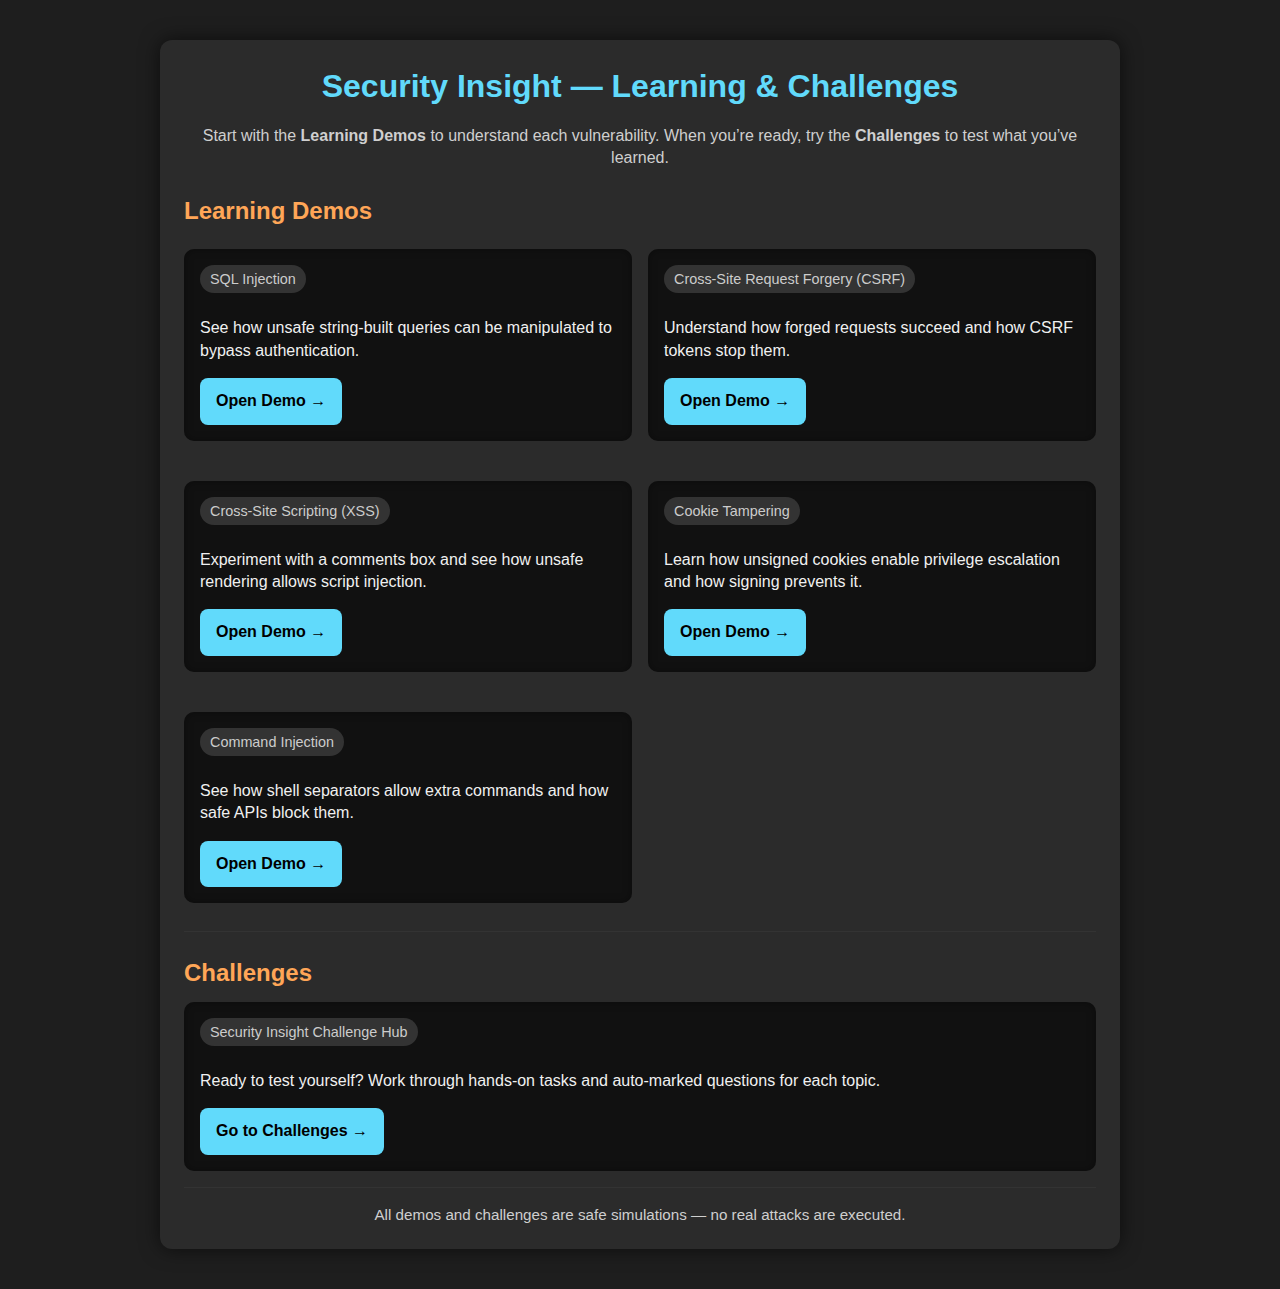
<file: index.html>
<!DOCTYPE html>
<html lang="en">
<head>
  <meta charset="UTF-8" />
  <title>Security Insight — Learning & Challenges</title>
  <meta name="viewport" content="width=device-width, initial-scale=1" />
  <!-- Shared style from this repo -->
  <link rel="stylesheet" href="./shared/challenge-style.css" />
</head>

<body>
  <div class="container">
    <div class="header">
      <h1>Security Insight — Learning & Challenges</h1>
      <p class="lead">
        Start with the <strong>Learning Demos</strong> to understand each vulnerability.  
        When you’re ready, try the <strong>Challenges</strong> to test what you’ve learned.
      </p>
    </div>

    <!-- Learning Demos -->
    <h2 class="section">Learning Demos</h2>
    <div class="grid-2">

      <div class="card">
        <div class="card-title">SQL Injection</div>
        <p>See how unsafe string‑built queries can be manipulated to bypass authentication.</p>
        <div class="btn-row">
          <a class="btn btn-primary" href="https://rwilson-gcc.github.io/cyber-examples/SQL-Injection-Example.html" target="_blank" rel="noopener">Open Demo →</a>
        </div>
      </div>

      <div class="card">
        <div class="card-title">Cross‑Site Request Forgery (CSRF)</div>
        <p>Understand how forged requests succeed and how CSRF tokens stop them.</p>
        <div class="btn-row">
          <a class="btn btn-primary" href="https://rwilson-gcc.github.io/cyber-examples/csfr-demo.html" target="_blank" rel="noopener">Open Demo →</a>
        </div>
      </div>

      <div class="card">
        <div class="card-title">Cross‑Site Scripting (XSS)</div>
        <p>Experiment with a comments box and see how unsafe rendering allows script injection.</p>
        <div class="btn-row">
          <a class="btn btn-primary" href="https://rwilson-gcc.github.io/cyber-examples/xss-demo.html" target="_blank" rel="noopener">Open Demo →</a>
        </div>
      </div>

      <div class="card">
        <div class="card-title">Cookie Tampering</div>
        <p>Learn how unsigned cookies enable privilege escalation and how signing prevents it.</p>
        <div class="btn-row">
          <a class="btn btn-primary" href="https://rwilson-gcc.github.io/cyber-examples/cookie-tampering-demo.html" target="_blank" rel="noopener">Open Demo →</a>
        </div>
      </div>

      <div class="card">
        <div class="card-title">Command Injection</div>
        <p>See how shell separators allow extra commands and how safe APIs block them.</p>
        <div class="btn-row">
          <a class="btn btn-primary" href="https://rwilson-gcc.github.io/cyber-examples/command-injection-demo.html" target="_blank" rel="noopener">Open Demo →</a>
        </div>
      </div>

    </div>

    <hr />

    <!-- Challenges -->
    <h2 class="section">Challenges</h2>
    <div class="card">
      <div class="card-title">Security Insight Challenge Hub</div>
      <p>Ready to test yourself? Work through hands‑on tasks and auto‑marked questions for each topic.</p>
      <div class="btn-row">
        <a class="btn btn-primary" href="https://rwilson-gcc.github.io/cyber-challenge/challenges/index.html">Go to Challenges →</a>
      </div>
    </div>

    <hr />

    <div class="center">
      <p class="note mb-0">All demos and challenges are safe simulations — no real attacks are executed.</p>
    </div>
  </div>
</body>
</html>
</file>
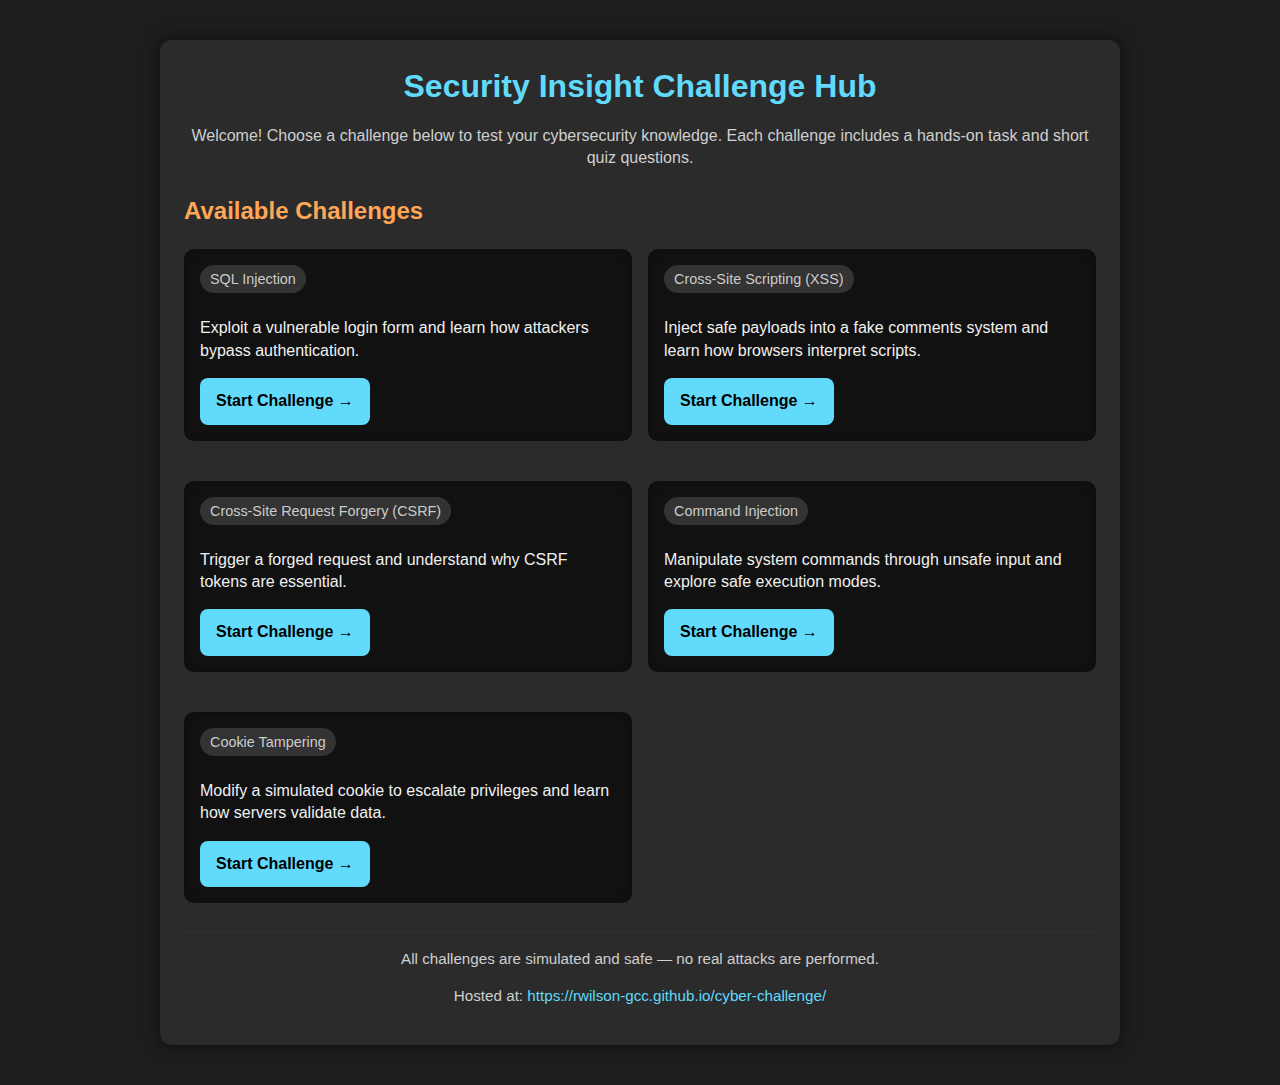
<file: challenges/index.html>
<!DOCTYPE html>
<html lang="en">
<head>
<meta charset="UTF-8">
<title>Security Insight Challenge Hub</title>
<link rel="stylesheet" href="../shared/challenge-style.css">
</head>

<body>

<div class="container">

    <div class="header">
        <h1>Security Insight Challenge Hub</h1>
        <p class="lead">Welcome! Choose a challenge below to test your cybersecurity knowledge.  
           Each challenge includes a hands‑on task and short quiz questions.</p>
    </div>

    <h2 class="section">Available Challenges</h2>

    <div class="grid-2">

        <!-- SQL Injection -->
        <div class="card">
            <div class="card-title">SQL Injection</div>
            <p>Exploit a vulnerable login form and learn how attackers bypass authentication.</p>
            <div class="btn-row">
                <a class="btn btn-primary" href="sql/challenge.html">Start Challenge →</a>
            </div>
        </div>

        <!-- XSS -->
        <div class="card">
            <div class="card-title">Cross‑Site Scripting (XSS)</div>
            <p>Inject safe payloads into a fake comments system and learn how browsers interpret scripts.</p>
            <div class="btn-row">
                <a class="btn btn-primary" href="xss/challenge.html">Start Challenge →</a>
            </div>
        </div>

        <!-- CSRF -->
        <div class="card">
            <div class="card-title">Cross‑Site Request Forgery (CSRF)</div>
            <p>Trigger a forged request and understand why CSRF tokens are essential.</p>
            <div class="btn-row">
                <a class="btn btn-primary" href="csrf/challenge.html">Start Challenge →</a>
            </div>
        </div>

        <!-- Command Injection -->
        <div class="card">
            <div class="card-title">Command Injection</div>
            <p>Manipulate system commands through unsafe input and explore safe execution modes.</p>
            <div class="btn-row">
                <a class="btn btn-primary" href="command/challenge.html">Start Challenge →</a>
            </div>
        </div>

        <!-- Cookie Tampering -->
        <div class="card">
            <div class="card-title">Cookie Tampering</div>
            <p>Modify a simulated cookie to escalate privileges and learn how servers validate data.</p>
            <div class="btn-row">
                <a class="btn btn-primary" href="cookie/challenge.html">Start Challenge →</a>
            </div>
        </div>

    </div>

    <hr>

    <div class="center">
        <p class="note">All challenges are simulated and safe — no real attacks are performed.</p>
        <p class="note">Hosted at: <a href="https://rwilson-gcc.github.io/cyber-challenge/">https://rwilson-gcc.github.io/cyber-challenge/</a></p>
    </div>

</div>

</body>
</html>
</file>
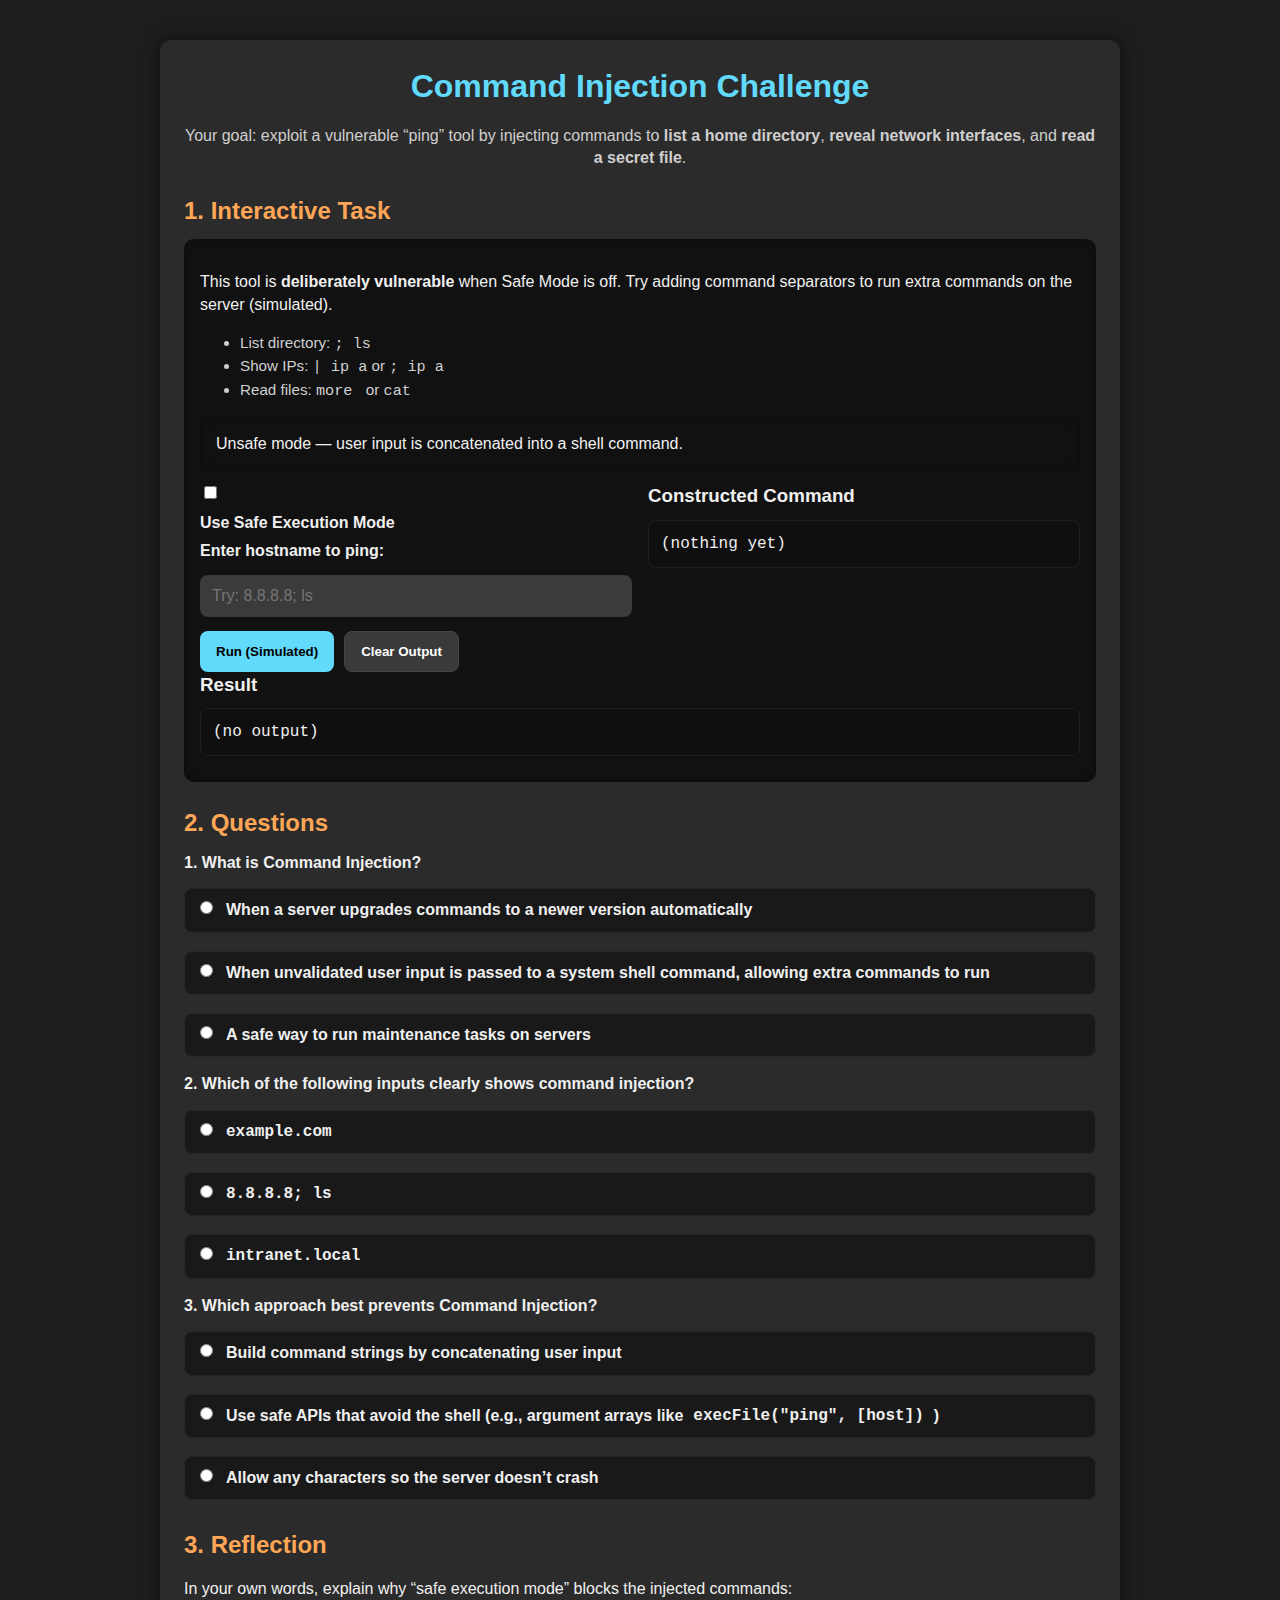
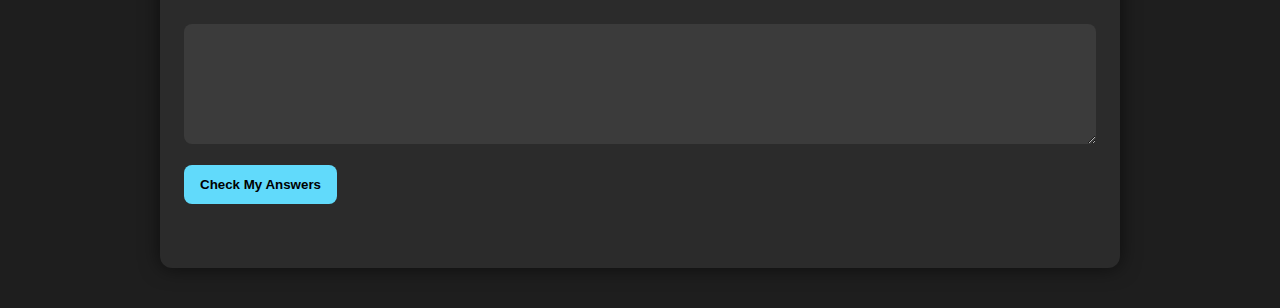
<file: challenges/command/challenge.html>
<!DOCTYPE html>
<html lang="en">
<head>
<meta charset="UTF-8">
<title>Command Injection Challenge</title>
<link rel="stylesheet" href="../../shared/challenge-style.css">
<meta name="viewport" content="width=device-width, initial-scale=1">
</head>

<body>

<div class="container">

  <div class="header">
    <h1>Command Injection Challenge</h1>
    <p class="lead">
      Your goal: exploit a vulnerable “ping” tool by injecting commands to
      <strong>list a home directory</strong>, <strong>reveal network interfaces</strong>, and
      <strong>read a secret file</strong>.
    </p>
  </div>

  <!-- 1) INTERACTIVE TASK ---------------------------------------------------->
  <h2 class="section">1. Interactive Task</h2>

  <div class="panel">
    <p>
      This tool is <strong>deliberately vulnerable</strong> when Safe Mode is off. Try adding command
      separators to run extra commands on the server (simulated).
    </p>
    <ul class="info">
      <li>List directory: <code>; ls</code></li>
      <li>Show IPs: <code>| ip a</code> or <code>; ip a</code></li>
      <li>Read files: <code>more </code> or <code>cat</code></li>
    </ul>

    <div id="modeInfo" class="panel" style="margin-top:10px;">
      Unsafe mode — user input is concatenated into a shell command.
    </div>

    <div class="grid-2">
      <div>
        <div class="checkbox-row">
          <input type="checkbox" id="safeMode">
          <label for="safeMode">Use Safe Execution Mode</label>
        </div>

        <label for="host">Enter hostname to ping:</label>
        <input type="text" id="host" placeholder="Try: 8.8.8.8; ls">
        <div class="btn-row">
          <button class="btn btn-primary" onclick="runCommand()">Run (Simulated)</button>
          <button class="btn btn-secondary" onclick="clearOutput()">Clear Output</button>
        </div>
      </div>

      <div>
        <h3 class="section">Constructed Command</h3>
        <pre id="cmd" class="code">(nothing yet)</pre>
      </div>
    </div>

    <h3 class="section">Result</h3>
    <pre id="result" class="code">(no output)</pre>
  </div>

  <!-- 2) QUESTIONS ----------------------------------------------------------->
  <h2 class="section">2. Questions</h2>

  <div class="quiz">

    <div class="question">
      1. What is Command Injection?
    </div>
    <div class="options">
      <label class="option">
        <input type="radio" name="q1" value="a">
        When a server upgrades commands to a newer version automatically
      </label>
      <label class="option">
        <input type="radio" name="q1" value="b">
        When unvalidated user input is passed to a system shell command, allowing extra commands to run
      </label>
      <label class="option">
        <input type="radio" name="q1" value="c">
        A safe way to run maintenance tasks on servers
      </label>
    </div>

    <div class="question">
      2. Which of the following inputs clearly shows command injection?
    </div>
    <div class="options">
      <label class="option">
        <input type="radio" name="q2" value="a">
        <code>example.com</code>
      </label>
      <label class="option">
        <input type="radio" name="q2" value="b">
        <code>8.8.8.8; ls</code>
      </label>
      <label class="option">
        <input type="radio" name="q2" value="c">
        <code>intranet.local</code>
      </label>
    </div>

    <div class="question">
      3. Which approach best prevents Command Injection?
    </div>
    <div class="options">
      <label class="option">
        <input type="radio" name="q3" value="a">
        Build command strings by concatenating user input
      </label>
      <label class="option">
        <input type="radio" name="q3" value="b">
        Use safe APIs that avoid the shell (e.g., argument arrays like <code>execFile("ping", [host])</code>)
      </label>
      <label class="option">
        <input type="radio" name="q3" value="c">
        Allow any characters so the server doesn’t crash
      </label>
    </div>

  </div>

  <!-- 3) REFLECTION ---------------------------------------------------------->
  <h2 class="section">3. Reflection</h2>
  <p>In your own words, explain why “safe execution mode” blocks the injected commands:</p>
  <textarea id="reflection"></textarea>

  <div class="btn-row">
    <button class="btn btn-primary" onclick="submitCommandAnswers()">Check My Answers</button>
  </div>

  <div id="score" class="result" style="margin-top:16px;"></div>

  <div id="modelAnswers" class="panel" style="display:none; margin-top:16px;">
    <h3 class="section">Model Answers</h3>
    <p><strong>1.</strong> Command Injection occurs when untrusted input is passed to a system shell command, letting attackers run extra commands.</p>
    <p><strong>2.</strong> <code>8.8.8.8; ls</code></p>
    <p><strong>3.</strong> Use safe APIs that do not invoke the shell (argument arrays, e.g., <code>execFile</code> / <code>subprocess.run([...])</code>).</p>
    <p><strong>Reflection example:</strong> Safe execution separates executable and arguments, preventing the shell from interpreting separators like <code>;</code>, <code>&amp;&amp;</code>, <code>|</code>, so injected commands never run.</p>
  </div>

</div>

<script src="logic.js"></script>
</body>
</html>
</file>
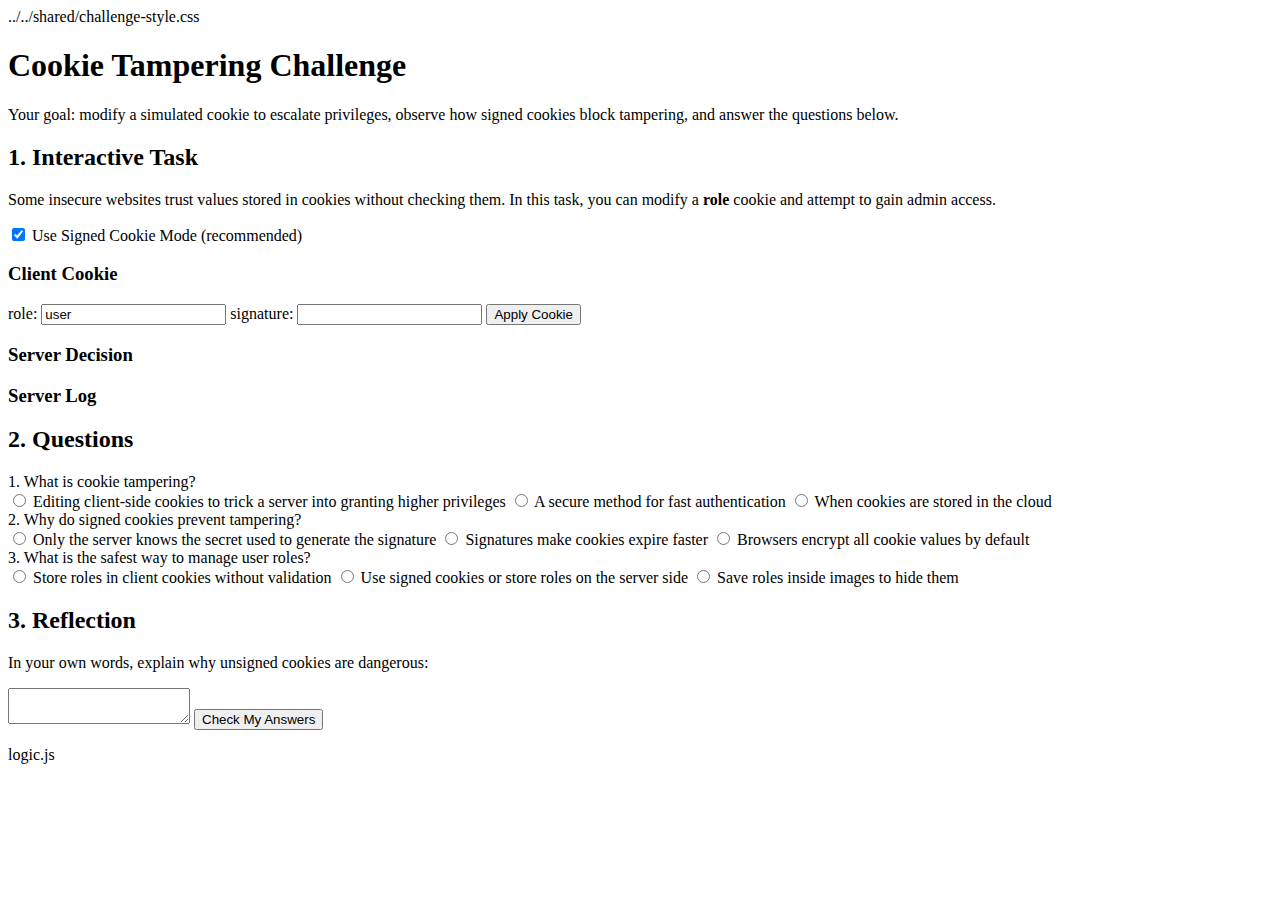
<file: challenges/cookie/challenge.html>
<!DOCTYPE html>
<html lang="en">
<head>
<meta charset="UTF-8">
<title>Cookie Tampering Challenge</title>
../../shared/challenge-style.css
<meta name="viewport" content="width=device-width, initial-scale=1">
</head>

<body>

<div class="container">

  <div class="header">
    <h1>Cookie Tampering Challenge</h1>
    <p class="lead">
      Your goal: modify a simulated cookie to escalate privileges, observe how signed cookies block tampering,
      and answer the questions below.
    </p>
  </div>

  <!-- 1) INTERACTIVE TASK ---------------------------------------------------->
  <h2 class="section">1. Interactive Task</h2>

  <p>
    Some insecure websites trust values stored in cookies without checking them.  
    In this task, you can modify a <strong>role</strong> cookie and attempt to gain admin access.
  </p>

  <div class="panel">

      <div class="checkbox-row">
          <input type="checkbox" id="signedMode" checked>
          <label for="signedMode">Use Signed Cookie Mode (recommended)</label>
      </div>

      <div id="modeInfo" class="info-box"></div>

      <h3 class="section">Client Cookie</h3>

      <label>role:</label>
      <input type="text" id="role" value="user" oninput="refreshSignature()">

      <label>signature:</label>
      <input type="text" id="sig" readonly>

      <button class="btn btn-primary" onclick="applyCookie()">Apply Cookie</button>

      <h3 class="section">Server Decision</h3>
      <div id="access" class="result" style="margin-top:12px;"></div>

      <h3 class="section">Server Log</h3>
      <pre id="log" class="code"></pre>

  </div>


  <!-- 2) MCQs --------------------------------------------------------------->
  <h2 class="section">2. Questions</h2>

  <div class="quiz">

      <div class="question">
          1. What is cookie tampering?
      </div>
      <div class="options">
          <label class="option">
              <input type="radio" name="q1" value="a">
              Editing client‑side cookies to trick a server into granting higher privileges
          </label>
          <label class="option">
              <input type="radio" name="q1" value="b">
              A secure method for fast authentication
          </label>
          <label class="option">
              <input type="radio" name="q1" value="c">
              When cookies are stored in the cloud
          </label>
      </div>

      <div class="question">
          2. Why do signed cookies prevent tampering?
      </div>
      <div class="options">
          <label class="option">
              <input type="radio" name="q2" value="a">
              Only the server knows the secret used to generate the signature
          </label>
          <label class="option">
              <input type="radio" name="q2" value="b">
              Signatures make cookies expire faster
          </label>
          <label class="option">
              <input type="radio" name="q2" value="c">
              Browsers encrypt all cookie values by default
          </label>
      </div>

      <div class="question">
          3. What is the safest way to manage user roles?
      </div>
      <div class="options">
          <label class="option">
              <input type="radio" name="q3" value="a">
              Store roles in client cookies without validation
          </label>
          <label class="option">
              <input type="radio" name="q3" value="b">
              Use signed cookies or store roles on the server side
          </label>
          <label class="option">
              <input type="radio" name="q3" value="c">
              Save roles inside images to hide them
          </label>
      </div>

  </div>

  <!-- 3) REFLECTION ---------------------------------------------------------->
  <h2 class="section">3. Reflection</h2>

  <p>In your own words, explain why unsigned cookies are dangerous:</p>
  <textarea id="reflection"></textarea>

  <button class="btn btn-primary" onclick="submitCookieAnswers()">Check My Answers</button>

  <div id="score" class="result" style="margin-top:16px;"></div>

  <div id="modelAnswers" class="panel" style="display:none; margin-top:16px;">
      <h3 class="section">Model Answers</h3>
      <p><strong>1.</strong> Cookie tampering is when attackers edit cookies to escalate privileges.</p>
      <p><strong>2.</strong> Signed cookies prevent tampering because attackers cannot forge the signature.</p>
      <p><strong>3.</strong> The safest method is to store roles server‑side or use signed cookies.</p>
      <p><strong>Reflection example:</strong> Unsigned cookies are dangerous because users can modify them in the browser, and insecure servers may trust them without verification.</p>
  </div>

</div>

logic.js</script>
</body>
</html>
</file>
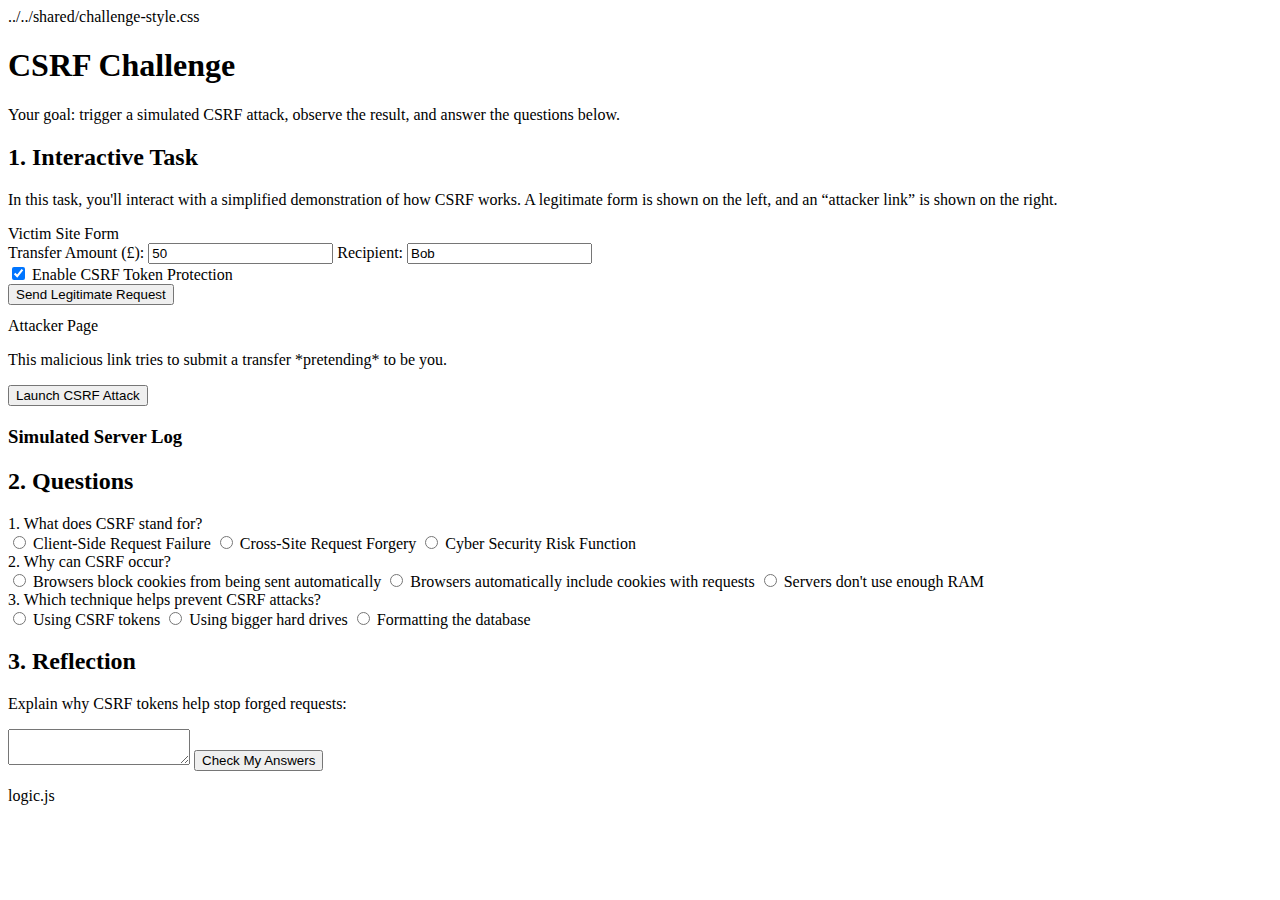
<file: challenges/csrf/challenge.html>
<!DOCTYPE html>
<html lang="en">
<head>
<meta charset="UTF-8">
<title>CSRF Challenge</title>
../../shared/challenge-style.css
</head>

<body>

<div class="container">

    <div class="header">
        <h1>CSRF Challenge</h1>
        <p class="lead">
            Your goal: trigger a simulated CSRF attack, observe the result, and answer the questions below.
        </p>
    </div>

    <!-- ---------------------------------------- -->
    <!-- 1. INTERACTIVE TASK                      -->
    <!-- ---------------------------------------- -->

    <h2 class="section">1. Interactive Task</h2>

    <p>
        In this task, you'll interact with a simplified demonstration of how CSRF works.
        A legitimate form is shown on the left, and an “attacker link” is shown on the right.
    </p>

    <div class="grid-2">

        <!-- Victim Form -->
        <div class="card">
            <div class="card-title">Victim Site Form</div>

            <label>Transfer Amount (£):</label>
            <input type="number" id="amount" value="50">

            <label>Recipient:</label>
            <input type="text" id="recipient" value="Bob">

            <div class="checkbox-row">
                <input type="checkbox" id="enableToken" checked>
                <label for="enableToken">Enable CSRF Token Protection</label>
            </div>

            <button class="btn btn-primary" onclick="sendLegitimate()">Send Legitimate Request</button>

            <div id="legitResult" class="result" style="margin-top:12px;"></div>
        </div>


        <!-- Attacker Panel -->
        <div class="card">
            <div class="card-title">Attacker Page</div>

            <p>This malicious link tries to submit a transfer *pretending* to be you.</p>

            <button class="btn btn-secondary" onclick="sendForged()">Launch CSRF Attack</button>

            <div id="attackResult" class="result" style="margin-top:12px;"></div>
        </div>

    </div>

    <div class="panel" style="margin-top:20px;">
        <h3 class="section">Simulated Server Log</h3>
        <pre id="serverLog" class="code"></pre>
    </div>


    <!-- ---------------------------------------- -->
    <!-- 2. MCQ QUESTIONS                         -->
    <!-- ---------------------------------------- -->

    <h2 class="section">2. Questions</h2>

    <div class="quiz">

        <div class="question">
            1. What does CSRF stand for?
        </div>
        <div class="options">
            <label class="option"><input type="radio" name="q1" value="a"> Client‑Side Request Failure</label>
            <label class="option"><input type="radio" name="q1" value="b"> Cross‑Site Request Forgery</label>
            <label class="option"><input type="radio" name="q1" value="c"> Cyber Security Risk Function</label>
        </div>

        <div class="question">
            2. Why can CSRF occur?
        </div>
        <div class="options">
            <label class="option"><input type="radio" name="q2" value="a"> Browsers block cookies from being sent automatically</label>
            <label class="option"><input type="radio" name="q2" value="b"> Browsers automatically include cookies with requests</label>
            <label class="option"><input type="radio" name="q2" value="c"> Servers don't use enough RAM</label>
        </div>

        <div class="question">
            3. Which technique helps prevent CSRF attacks?
        </div>
        <div class="options">
            <label class="option"><input type="radio" name="q3" value="a"> Using CSRF tokens</label>
            <label class="option"><input type="radio" name="q3" value="b"> Using bigger hard drives</label>
            <label class="option"><input type="radio" name="q3" value="c"> Formatting the database</label>
        </div>

    </div>


    <!-- ---------------------------------------- -->
    <!-- 3. REFLECTION                            -->
    <!-- ---------------------------------------- -->

    <h2 class="section">3. Reflection</h2>

    <p>Explain why CSRF tokens help stop forged requests:</p>
    <textarea id="reflection"></textarea>

    <button class="btn btn-primary" onclick="submitCSRFAnswers()">Check My Answers</button>

    <div id="score" class="result" style="margin-top:16px;"></div>

    <div id="modelAnswers" class="panel" style="margin-top:16px; display:none;">
        <h3 class="section">Model Answers</h3>
        <p><strong>1.</strong> Cross‑Site Request Forgery</p>
        <p><strong>2.</strong> Browsers automatically include cookies with requests.</p>
        <p><strong>3.</strong> CSRF tokens prevent forged requests from succeeding.</p>
        <p><strong>Reflection example:</strong> CSRF tokens ensure that only genuine forms from the real site include the secret value attackers can’t guess.</p>
    </div>

</div>

logic.js</script>

</body>
</html>
</file>
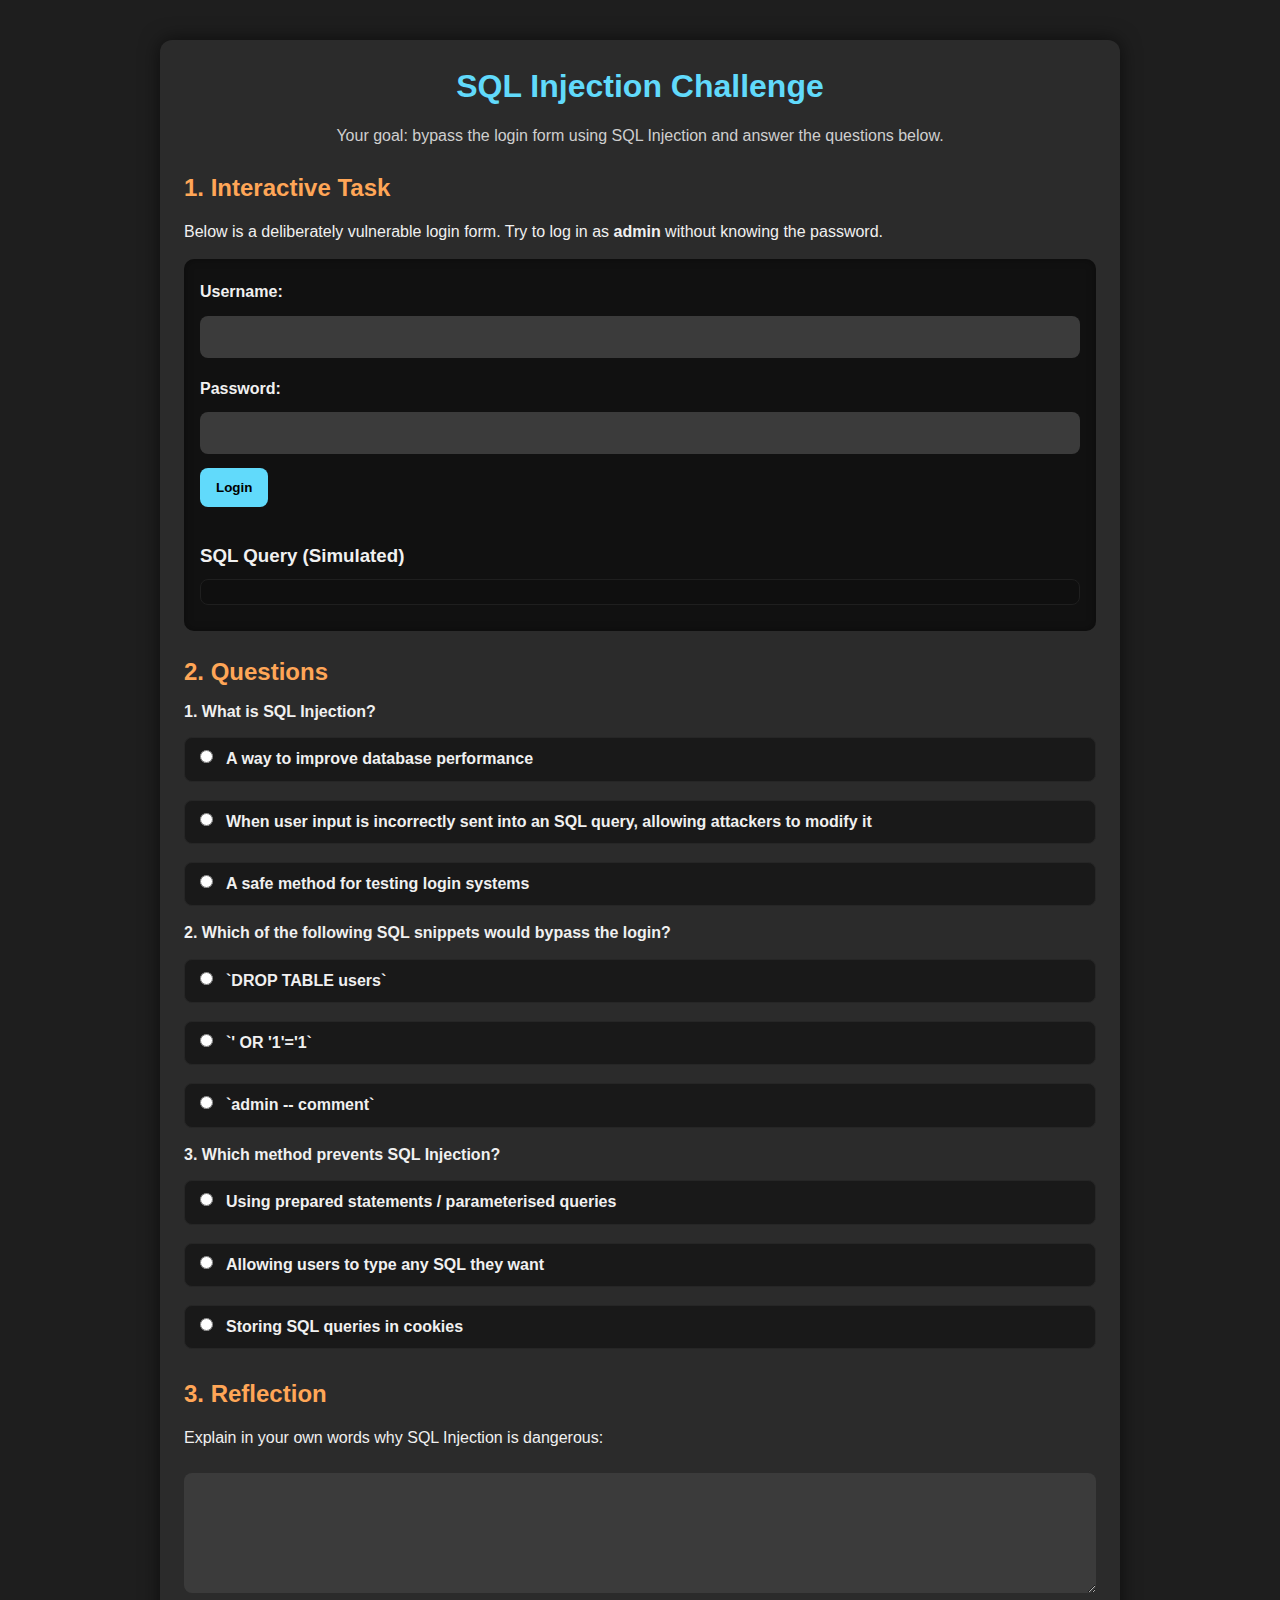
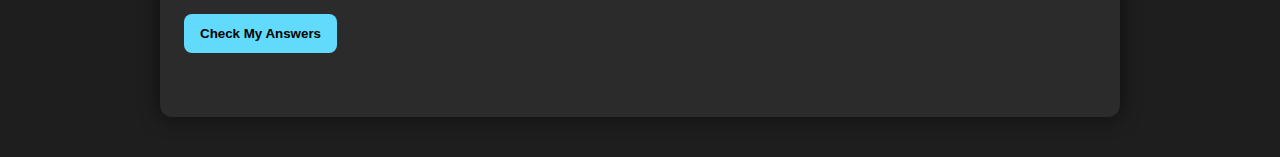
<file: challenges/sql/challenge.html>
<!DOCTYPE html>
<html lang="en">
<head>
<meta charset="UTF-8">
<title>SQL Injection Challenge</title>
<link rel="stylesheet" href="../../shared/challenge-style.css">
</head>

<body>

<div class="container">

    <div class="header">
        <h1>SQL Injection Challenge</h1>
        <p class="lead">Your goal: bypass the login form using SQL Injection and answer the questions below.</p>
    </div>

    <h2 class="section">1. Interactive Task</h2>

    <p>Below is a deliberately vulnerable login form. Try to log in as <strong>admin</strong> without knowing the password.</p>

    <div class="panel">
        <label>Username:</label>
        <input type="text" id="username">

        <label>Password:</label>
        <input type="text" id="password">

        <button class="btn btn-primary" onclick="attemptLogin()">Login</button>

        <div id="loginResult" class="result" style="margin-top:12px;"></div>

        <h3 class="section">SQL Query (Simulated)</h3>
        <pre id="sqlPreview" class="code"></pre>
    </div>

    <h2 class="section">2. Questions</h2>

    <div class="quiz">

        <div class="question">
            1. What is SQL Injection?
        </div>
        <div class="options">
            <label class="option">
                <input type="radio" name="q1" value="a">
                A way to improve database performance
            </label>
            <label class="option">
                <input type="radio" name="q1" value="b">
                When user input is incorrectly sent into an SQL query, allowing attackers to modify it
            </label>
            <label class="option">
                <input type="radio" name="q1" value="c">
                A safe method for testing login systems
            </label>
        </div>

        <div class="question">
            2. Which of the following SQL snippets would bypass the login?
        </div>
        <div class="options">
            <label class="option">
                <input type="radio" name="q2" value="a">
                `DROP TABLE users`
            </label>
            <label class="option">
                <input type="radio" name="q2" value="b">
                `' OR '1'='1`
            </label>
            <label class="option">
                <input type="radio" name="q2" value="c">
                `admin -- comment`
            </label>
        </div>

        <div class="question">
            3. Which method prevents SQL Injection?
        </div>
        <div class="options">
            <label class="option">
                <input type="radio" name="q3" value="a">
                Using prepared statements / parameterised queries
            </label>
            <label class="option">
                <input type="radio" name="q3" value="b">
                Allowing users to type any SQL they want
            </label>
            <label class="option">
                <input type="radio" name="q3" value="c">
                Storing SQL queries in cookies
            </label>
        </div>

    </div>

    <h2 class="section">3. Reflection</h2>
    <p>Explain in your own words why SQL Injection is dangerous:</p>
    <textarea id="reflection"></textarea>

    <button class="btn btn-primary" onclick="submitAnswers()">Check My Answers</button>

    <div id="score" class="result" style="margin-top:16px;"></div>

    <div id="modelAnswers" class="panel" style="display:none; margin-top:16px;">
        <h3 class="section">Model Answers</h3>
        <p><strong>1.</strong> SQL Injection is when user input is sent into an SQL query, allowing attackers to change the meaning of the query.</p>
        <p><strong>2.</strong> `' OR '1'='1`</p>
        <p><strong>3.</strong> Using prepared statements / parameterised queries</p>
        <p><strong>Reflection example:</strong> SQL Injection is dangerous because it can let attackers bypass authentication, read or delete data, and completely compromise the database.</p>
    </div>

</div>

<script src="logic.js"></script>
</body>
</html>
</file>
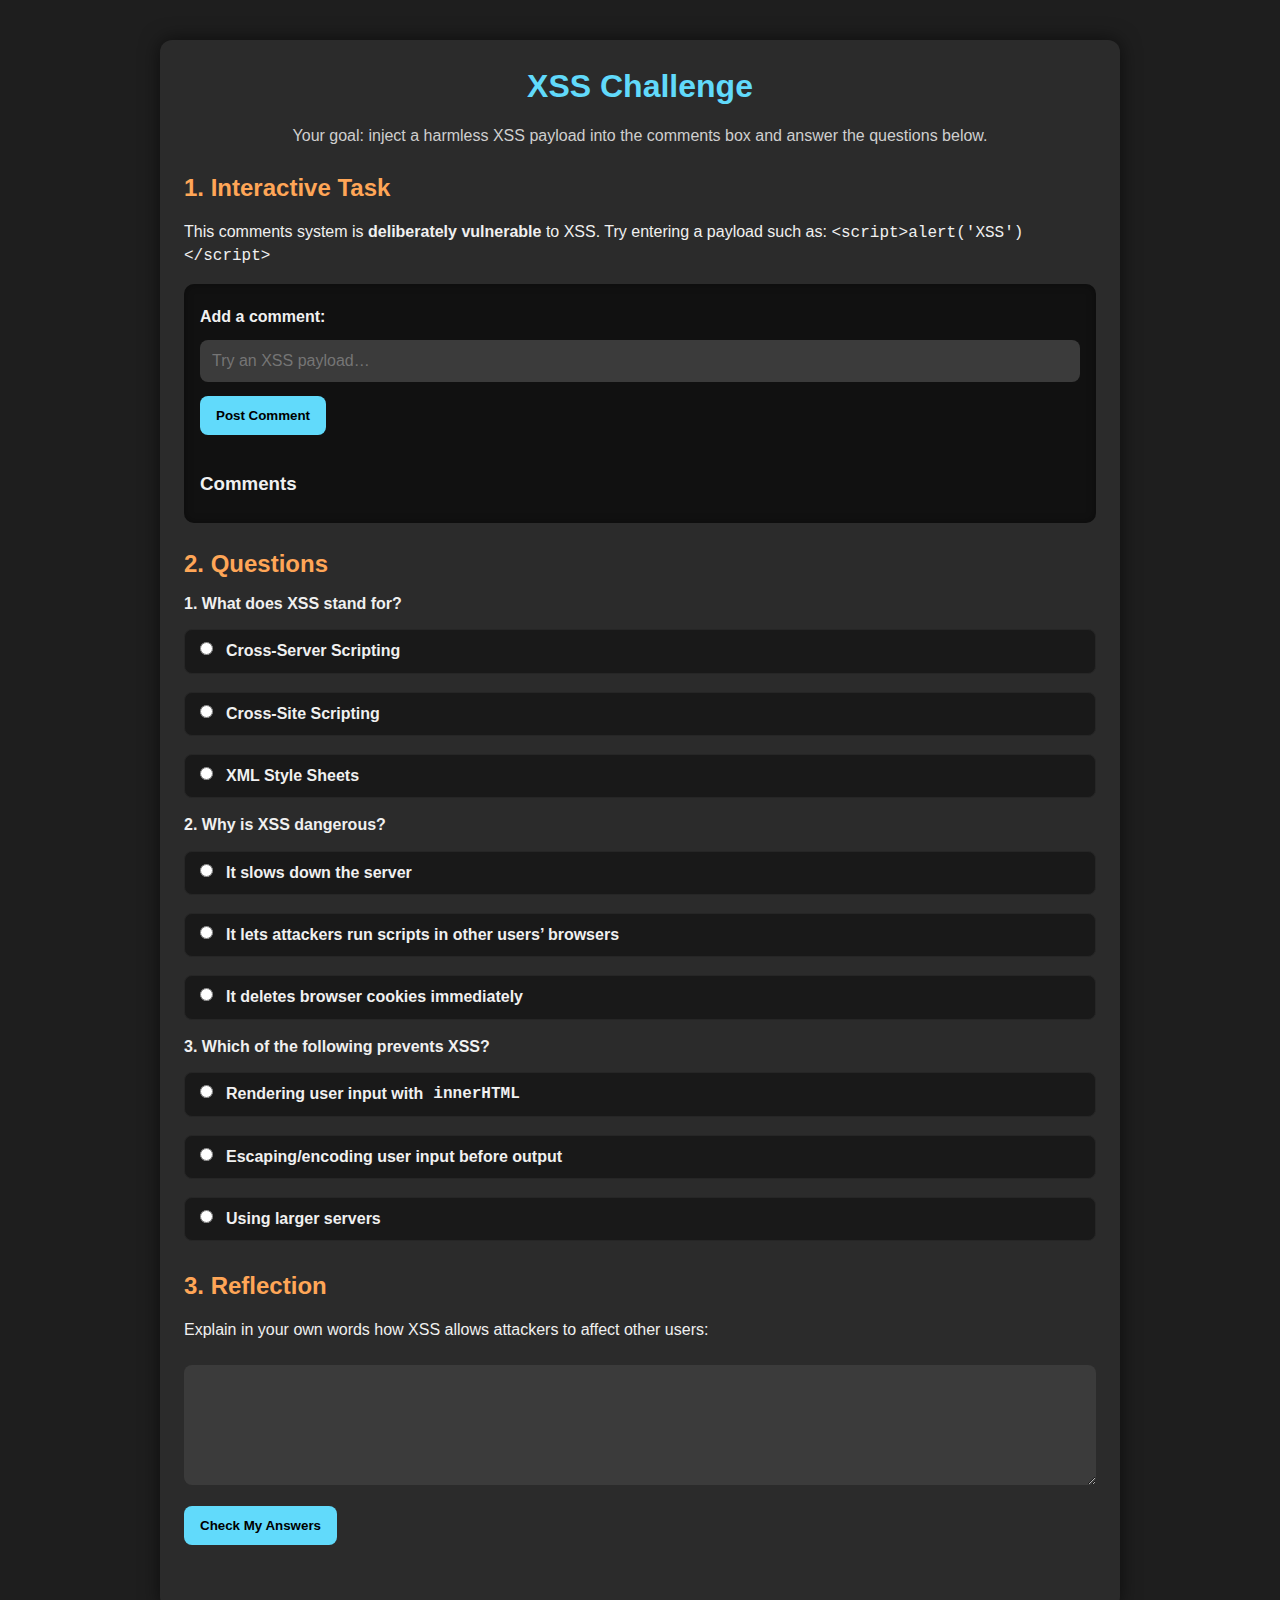
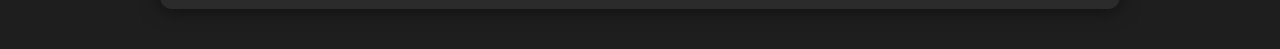
<file: challenges/xss/challenge.html>
<!DOCTYPE html>
<html lang="en">
<head>
<meta charset="UTF-8">
<title>XSS Challenge</title>
<link rel="stylesheet" href="../../shared/challenge-style.css">
</head>

<body>

<div class="container">

    <div class="header">
        <h1>XSS Challenge</h1>
        <p class="lead">
            Your goal: inject a harmless XSS payload into the comments box and answer the questions below.
        </p>
    </div>

    <h2 class="section">1. Interactive Task</h2>

    <p>This comments system is <strong>deliberately vulnerable</strong> to XSS.  
       Try entering a payload such as: <code>&lt;script&gt;alert('XSS')&lt;/script&gt;</code></p>

    <div class="panel">

        <label>Add a comment:</label>
        <input type="text" id="commentInput" placeholder="Try an XSS payload…">

        <button class="btn btn-primary" onclick="addComment()">Post Comment</button>

        <div id="xssWarning" class="result" style="margin-top:12px;"></div>

        <h3 class="section">Comments</h3>
        <div id="comments"></div>

    </div>


    <h2 class="section">2. Questions</h2>

    <div class="quiz">

        <div class="question">
            1. What does XSS stand for?
        </div>
        <div class="options">
            <label class="option">
                <input type="radio" name="q1" value="a">
                Cross‑Server Scripting
            </label>
            <label class="option">
                <input type="radio" name="q1" value="b">
                Cross‑Site Scripting
            </label>
            <label class="option">
                <input type="radio" name="q1" value="c">
                XML Style Sheets
            </label>
        </div>

        <div class="question">
            2. Why is XSS dangerous?
        </div>
        <div class="options">
            <label class="option">
                <input type="radio" name="q2" value="a">
                It slows down the server
            </label>
            <label class="option">
                <input type="radio" name="q2" value="b">
                It lets attackers run scripts in other users’ browsers
            </label>
            <label class="option">
                <input type="radio" name="q2" value="c">
                It deletes browser cookies immediately
            </label>
        </div>

        <div class="question">
            3. Which of the following prevents XSS?
        </div>
        <div class="options">
            <label class="option">
                <input type="radio" name="q3" value="a">
                Rendering user input with <code>innerHTML</code>
            </label>
            <label class="option">
                <input type="radio" name="q3" value="b">
                Escaping/encoding user input before output
            </label>
            <label class="option">
                <input type="radio" name="q3" value="c">
                Using larger servers
            </label>
        </div>

    </div>


    <h2 class="section">3. Reflection</h2>

    <p>Explain in your own words how XSS allows attackers to affect other users:</p>
    <textarea id="reflection"></textarea>

    <button class="btn btn-primary" onclick="submitXSSAnswers()">Check My Answers</button>

    <div id="score" class="result" style="margin-top:16px;"></div>

    <div id="modelAnswers" class="panel" style="display:none; margin-top:16px;">
        <h3 class="section">Model Answers</h3>
        <p><strong>1.</strong> Cross‑Site Scripting</p>
        <p><strong>2.</strong> XSS allows attackers to run scripts in other users’ browsers.</p>
        <p><strong>3.</strong> Escaping/encoding user input.</p>
        <p><strong>Reflection example:</strong> XSS is dangerous because attackers can inject scripts that steal data, modify pages, or impersonate users.</p>
    </div>

</div>

<script src="logic.js"></script>
</body>
</html>
</file>
<file: shared/challenge-style.css>
/* Security Insight Challenge Styles
   Shared across all challenge pages.
   Brand: Dark theme, blue accents, orange section headers.
   Version: 1.0
*/

/* Reset & base -------------------------------------------------- */
* { box-sizing: border-box; }
:root {
  --bg: #1e1e1e;
  --panel: #2b2b2b;
  --panel-dark: #111;
  --text: #f0f0f0;
  --muted: #cfcfcf;
  --accent: #61dafb;   /* blue */
  --accent-2: #ffa657; /* orange */
  --good: #9fdb9f;     /* green */
  --bad:  #ff6f6f;     /* red */
  --border: #333;
  --shadow: rgba(0,0,0,0.6);
}

html, body {
  margin: 0;
  padding: 0;
  background: var(--bg);
  color: var(--text);
  font-family: Arial, Helvetica, sans-serif;
  line-height: 1.4;
}

/* Layout -------------------------------------------------------- */
.container {
  width: 960px;
  max-width: 94%;
  margin: 40px auto;
  background: var(--panel);
  padding: 24px;
  border-radius: 12px;
  box-shadow: 0 0 20px var(--shadow);
}

.header {
  text-align: center;
  margin-bottom: 22px;
}

h1, h2, h3 {
  margin: 0 0 10px;
  font-weight: 700;
}

h1 { color: var(--accent); }
h2.section { color: var(--accent-2); margin-top: 24px; }

p.lead { color: var(--muted); }

/* Panels & cards ------------------------------------------------ */
.panel, .card {
  background: var(--panel-dark);
  border-radius: 10px;
  padding: 16px;
  margin: 12px 0;
  box-shadow: 0 0 8px rgba(0,0,0,0.35) inset;
}

.card-title {
  display: inline-block;
  padding: 4px 10px;
  background: #333;
  color: #ccc;
  border-radius: 999px;
  font-size: .9em;
  margin-bottom: 8px;
}

/* Grid helpers -------------------------------------------------- */
.grid-2 {
  display: grid;
  grid-template-columns: 1fr 1fr;
  gap: 16px;
}
@media (max-width: 900px) {
  .grid-2 { grid-template-columns: 1fr; }
}

/* Buttons ------------------------------------------------------- */
.btn-row { display: flex; gap: 10px; flex-wrap: wrap; }

.btn {
  appearance: none;
  border: none;
  border-radius: 8px;
  padding: 12px 16px;
  font-weight: 700;
  cursor: pointer;
  transition: transform .04s ease, filter .15s ease;
  outline: none;
}

.btn:focus-visible {
  outline: 2px solid var(--accent);
  outline-offset: 2px;
}

.btn-primary {
  background: var(--accent);
  color: #000;
}
.btn-primary:hover { filter: brightness(0.95); }
.btn-primary:active { transform: translateY(1px); }

.btn-secondary {
  background: #3a3a3a;
  color: #fff;
  border: 1px solid #444;
}
.btn-secondary:hover { filter: brightness(1.05); }
.btn-secondary:active { transform: translateY(1px); }

/* Inputs -------------------------------------------------------- */
input[type="text"],
input[type="number"],
input[type="email"],
textarea, select {
  width: 100%;
  background: #3b3b3b;
  color: #fff;
  border: none;
  border-radius: 8px;
  padding: 12px;
  margin: 8px 0 14px;
  font-size: 1rem;
}

textarea { min-height: 120px; resize: vertical; }

label { display: block; margin: 6px 0 4px; font-weight: 600; }

/* Code blocks --------------------------------------------------- */
.code, pre, code {
  font-family: "Courier New", monospace;
  white-space: pre-wrap;
}
.code, pre {
  background: #0f0f0f;
  border: 1px solid #1f1f1f;
  border-radius: 8px;
  padding: 12px;
  overflow: auto;
  margin: 10px 0;
}
kbd {
  background: #222;
  border: 1px solid #333;
  border-radius: 4px;
  padding: 0 6px;
  font-family: "Courier New", monospace;
}

/* Quiz components ---------------------------------------------- */
.quiz .question {
  margin: 12px 0 8px;
  font-weight: 700;
}

.quiz .options {
  display: grid;
  gap: 8px;
  margin-bottom: 12px;
}

.quiz .option {
  display: flex;
  gap: 10px;
  align-items: flex-start;
  background: #191919;
  padding: 10px;
  border-radius: 8px;
  border: 1px solid #262626;
}

.quiz input[type="radio"],
.quiz input[type="checkbox"] {
  margin-top: 2px;
  accent-color: var(--accent);
}

.result {
  padding: 12px;
  border-radius: 8px;
  margin-top: 12px;
  font-weight: 700;
}
.result.good { background: rgba(159,219,159,0.12); color: var(--good); border: 1px solid rgba(159,219,159,0.35); }
.result.bad  { background: rgba(255,111,111,0.12); color: var(--bad);   border: 1px solid rgba(255,111,111,0.35); }

.note, .hint, .info {
  font-size: .95rem;
  color: var(--muted);
}

.badge {
  display: inline-block;
  padding: 3px 8px;
  border-radius: 999px;
  background: #333;
  color: #ccc;
  font-size: .82rem;
}

/* Utility ------------------------------------------------------- */
.center { text-align: center; }
.mt-0 { margin-top: 0; }
.mt-8 { margin-top: 8px; }
.mt-12 { margin-top: 12px; }
.mt-16 { margin-top: 16px; }
.mt-24 { margin-top: 24px; }
.mb-0 { margin-bottom: 0; }
.mb-8 { margin-bottom: 8px; }
.mb-12 { margin-bottom: 12px; }
.mb-16 { margin-bottom: 16px; }
.mb-24 { margin-bottom: 24px; }

hr {
  border: none;
  border-top: 1px solid var(--border);
  margin: 16px 0;
}

/* Links --------------------------------------------------------- */
a { color: var(--accent); text-decoration: none; }
a:hover { text-decoration: underline; }

/* Accessibility helpers ---------------------------------------- */
.visually-hidden {
  position: absolute !important;
  height: 1px; width: 1px;
  overflow: hidden; clip: rect(1px, 1px, 1px, 1px);
  white-space: nowrap;
}
</file>
